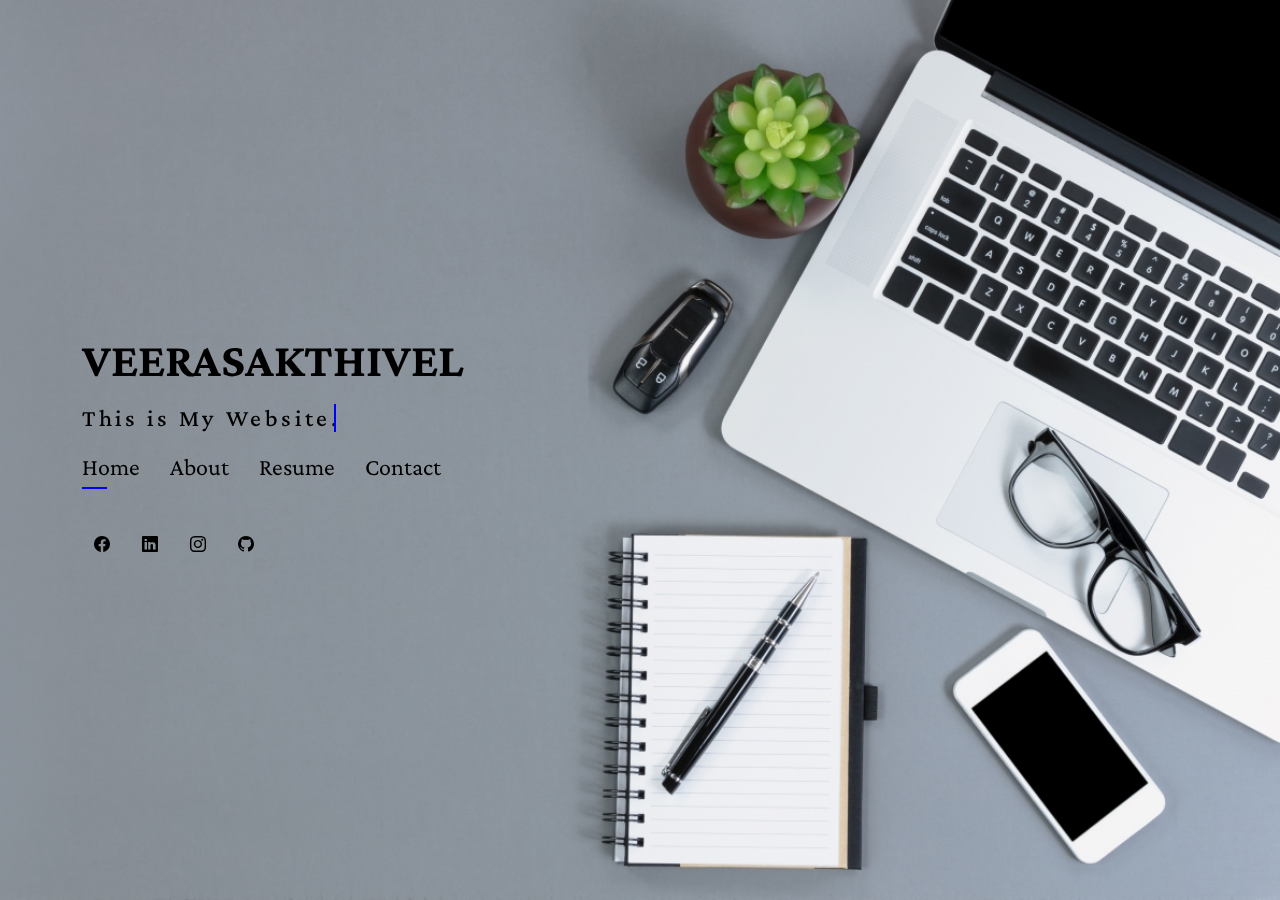
<file: index.html>
<!DOCTYPE html>
<html lang="en">

<head>
  <meta charset="utf-8">
  <meta content="width=device-width, initial-scale=1.0" name="viewport">

  <title>Sakthi's-Web Page</title>
  <meta content="" name="description">
  <meta content="" name="keywords">

  <!-- Favicons -->
  <link href="assets/img/logo-1.webp" rel="icon">

  <!-- Google Fonts -->
  <link href="https://fonts.googleapis.com/css2?family=Crimson+Pro&family=Literata" rel="stylesheet">

  <!-- Vendor CSS Files -->
  <link href="assets/vendor/bootstrap/css/bootstrap.min.css" rel="stylesheet">
  <link href="assets/vendor/bootstrap-icons/bootstrap-icons.css" rel="stylesheet">
  <link href="assets/vendor/boxicons/css/boxicons.min.css" rel="stylesheet">
  <link href="assets/vendor/glightbox/css/glightbox.min.css" rel="stylesheet">
  <link href="assets/vendor/remixicon/remixicon.css" rel="stylesheet">
  <link href="assets/vendor/swiper/swiper-bundle.min.css" rel="stylesheet">

  <!-- Template Main CSS File -->
  <link href="assets/css/style.css" rel="stylesheet">
</head>

<body>

  <!-- ======= Header ======= -->
  <header id="header">
    <div class="container">

      <h1><a href="index.html">VEERASAKTHIVEL</a></h1>
      <!-- Uncomment below if you prefer to use an image logo -->
      <!-- <a href="index.html" class="mr-auto"><img src="assets/img/logo.png" alt="" class="img-fluid"></a> -->
      <div class="typing">
        <h2 class="h2" style="color: black;">This is My Website......</h2>
      </div>
      <nav id="navbar" class="navbar">
        <ul>
          <li><a class="nav-link active" href="#header">Home</a></li>
          <li><a class="nav-link" href="#about">About</a></li>
          <li><a class="nav-link" href="#resume">Resume</a></li>
          <li><a class="nav-link" href="#contact">Contact</a></li>
        </ul>
        <i class="bi bi-list mobile-nav-toggle"></i>
      </nav><!-- .navbar -->

      <div class="social-links">

        <a href="https://www.facebook.com/sakthivel.teddy" class="facebook"><i class="bi bi-facebook"></i></a>
        <a href="https://www.linkedin.com/in/veerasakthivel-s-80b3921bb" class="linkedin"><i
            class="bi bi-linkedin"></i></a>
        <a href="https://www.instagram.com/_devil_life_teddy/" class="instagram"><i class="bi bi-instagram"></i></a>
        <a href="https://github.com/sakthi2102" class="github"><i class="bi bi-github"></i></a>
      </div>

    </div>
  </header><!-- End Header -->

  <!-- ======= About Section ======= -->
  <section id="about" class="about">

    <!-- ======= About Me ======= -->
    <div class="about-me container">

      <div class="section-title">
        <h2>About</h2>
        <p>Learn more about me</p>
      </div>

      <div class="row">
        <div class="col-lg-4" data-aos="fade-right">
          <img src="assets/img/img.webp" class="img-fluid" alt="">
        </div>
        <div class="col-lg-8 pt-4 pt-lg-0 content" data-aos="fade-left">
          <h3>WEB &amp; APP Developer </h3>
          <h2>Backend Developer | Spring Boot, Mobile App Development, Flutter | R&D Enthusiast</h2>
          <h5>I specialize in backend development with Spring Boot and have a strong background in mobile app
            development
            with Android Java. Now, I am expanding my skill set by learning Flutter to build cross-platform
            applications. My areas of expertise include API integration and enhancing performance across backend and
            mobile systems. Driven by a passion for R&D, I continuously seek innovative approaches to optimize
            functionality and efficiency.</h5>
          <div class="row">
            <div class="col-lg-6">
              <ul>
                <li><i class="bi bi-chevron-right"></i> Name : <span style="padding-left: 10px;"> VEERASAKTHIVEL
                    S</span></li>
                <li><i class="bi bi-chevron-right"></i> D.O.B : <span style="padding-left: 10px;"> 21 April 2003</span>
                </li>
                <li><i class="bi bi-chevron-right"></i> Website : <span style="padding-left: 10px;"> <a
                      href="http://sakthi2102.github.io/">http://sakthi2102.github.io/</a></span></li>
                <li><i class="bi bi-chevron-right"></i> Phone : <span style="padding-left: 10px;"> +91 9786193013</span>
                </li>
                <li><i class="bi bi-chevron-right"></i> City : <span style="padding-left: 10px;"> Sivakasi,TN</span>
                </li>
              </ul>
            </div>
            <div class="col-lg-6">
              <ul>
                <li><i class="bi bi-chevron-right"></i> Age : <span id="age" style="padding-left: 10px;"></span></li>
                <li><i class="bi bi-chevron-right"></i> Degree : <span style="padding-left: 10px;">B.Tech-IT</span></li>
                <li><i class="bi bi-chevron-right"></i> Email : <span style="padding-left: 10px;">
                    veerasakthivel130@gmail.com</span></li>
                <li><i class="bi bi-chevron-right"></i> Work : <span style="padding-left: 10px;">
                    Jr. Software Developer</span></li>
              </ul>
            </div>
          </div>
        </div>
      </div>

    </div><br /><br /><!-- End About Me -->

    <!-- ======= Skills  ======= -->
    <div class="skills container">

      <div class="section-title">
        <h2>Skills</h2>
      </div>

      <div class="row skills-content">

        <div class="col-lg-6">

          <div class="progress">
            <span class="skill">Android App Development<i class="val">70%</i></span>
            <div class="progress-bar-wrap">
              <div class="progress-bar" role="progressbar" aria-valuenow="70" aria-valuemin="0" aria-valuemax="100">
              </div>
            </div>
          </div>


          <div class="progress">
            <span class="skill">Java <i class="val">60%</i></span>
            <div class="progress-bar-wrap">
              <div class="progress-bar" role="progressbar" aria-valuenow="60" aria-valuemin="0" aria-valuemax="100">
              </div>
            </div>
          </div>

          <div class="progress">
            <span class="skill">SpringBoot<i class="val">60%</i></span>
            <div class="progress-bar-wrap">
              <div class="progress-bar" role="progressbar" aria-valuenow="60" aria-valuemin="0" aria-valuemax="100">
              </div>
            </div>
          </div>

          <div class="progress">
            <span class="skill">MySql <i class="val">60%</i></span>
            <div class="progress-bar-wrap">
              <div class="progress-bar" role="progressbar" aria-valuenow="60" aria-valuemin="0" aria-valuemax="100">
              </div>
            </div>
          </div>
        </div>

        <div class="col-lg-6">

          <div class="progress">
            <span class="skill">HTML <i class="val">70%</i></span>
            <div class="progress-bar-wrap">
              <div class="progress-bar" role="progressbar" aria-valuenow="70" aria-valuemin="0" aria-valuemax="100">
              </div>
            </div>
          </div>

          <div class="progress">
            <span class="skill">CSS <i class="val">70%</i></span>
            <div class="progress-bar-wrap">
              <div class="progress-bar" role="progressbar" aria-valuenow="70" aria-valuemin="0" aria-valuemax="100">
              </div>
            </div>
          </div>

          <div class="progress">
            <span class="skill">JavaScript <i class="val">60%</i></span>
            <div class="progress-bar-wrap">
              <div class="progress-bar" role="progressbar" aria-valuenow="60" aria-valuemin="0" aria-valuemax="100">
              </div>
            </div>
          </div>

        </div>

      </div>

    </div><br /><br />
    <!-- End Skills -->

    <!-- Project -->

    <div class="interests container">

      <div class="section-title">
        <h2>Projects</h2>
      </div>

      <div class="row">
        <div class="col-lg-3 col-md-4 mt-4">
          <div class="icon-box">
            <i class="ri-file-list-3-line" style="color: springgreen;"></i>
            <a href="http://bit.ly/41zp84h">Track My Route - Android App</a>
          </div>
        </div>

        <div class="col-lg-3 col-md-4 mt-4">
          <div class="icon-box">
            <i class="ri-file-list-3-line" style="color: springgreen;"></i>
            <a href="#">College Bus Tracker - Android App</a>
          </div>
        </div>
      </div>
      <br />
      <br />

      <!-- End-Project -->

      <!-- ======= Mini-Project ======= -->

      <div class="section-title">
        <h2>Mini - Projects</h2>
      </div>

      <div class="row">
        <div class="col-lg-3 col-md-4 mt-4">
          <div class="icon-box">
            <i class="ri-file-list-3-line" style="color: springgreen;"></i>
            <a href="https://github.com/spideyhat/Java_Swing/tree/main/quiz">Java_Swing - Quiz</a>
          </div>
        </div>

        <div class="col-lg-3 col-md-4 mt-4">
          <div class="icon-box">
            <i class="ri-file-list-3-line" style="color: springgreen;"></i>
            <a href="https://github.com/sakthi2102/Java_Swing/tree/main/Encoding_Decoding">Java_Swing -
              Encoding_Decoding</a>
          </div>
        </div>

        <div class="col-lg-3 col-md-4 mt-4">
          <div class="icon-box">
            <i class="ri-file-list-3-line" style="color: springgreen;"></i>
            <a href="https://github.com/sakthi2102/web_development/tree/main/SIMPLE_CALCULATOR">Web_Development -
              Simple_Calculator</a>
          </div>
        </div>
        <div class="col-lg-3 col-md-4 mt-4">
          <div class="icon-box">
            <i class="ri-file-list-3-line" style="color: springgreen;"></i>
            <a href="calculator-app/calculator.html">Web_Development - Simple_Calculator - Demo</a>
          </div>
        </div>
        <div class="col-lg-3 col-md-4 mt-4">
          <div class="icon-box">
            <i class="ri-file-list-3-line" style="color: springgreen;"></i>
            <a href="kirset/index.html">Template for Conference</a>
          </div>
        </div>
      </div>
      <br />
      <br />


      <!-- End Mini - Project -->

      <!-- Interests -->
      <div class="section-title">
        <h2>Interests</h2>
      </div>
      <div class="row">
        <div class="col-lg-3 col-md-4 mt-4">
          <div class="icon-box">
            <i class="ri-bar-chart-box-line" style="color: #5578ff;"></i>
            <h3>Android App Development</h3>
          </div>
        </div>
        <div class="col-lg-3 col-md-4 mt-4">
          <div class="icon-box">
            <i class="ri-calendar-todo-line" style="color: #e80368;"></i>
            <h3>Front End Development</h3>
          </div>
        </div>
        <div class="col-lg-3 col-md-4 mt-4">
          <div class="icon-box">
            <i class="ri-file-list-3-line" style="color: #11dbcf;"></i>
            <h3>Internet of Things</h3>
          </div>
        </div>
      </div><br /><br />
      <!-- End Interests -->

  </section>
  <!-- End About Section -->

  <!-- ======= Resume Section ======= -->
  <section id="resume" class="resume">
    <div class="container">

      <div class="section-title">
        <h2>Resume</h2>
        <p>Check My Resume</p>
      </div>

      <div class="row">
        <div class="col-lg-6">
          <h3 class="resume-title">Education</h3>
          <div class="resume-item">
            <h4>Schooling - ( Higher Secondary)</h4>
            <h5>2018 - 2020</h5>
            <p>K.M.K.A.Matricuation.Higher.Secondary.School,Thiruthangal-626130.</p>
          </div>
          <div class="resume-item">
            <h4>B-Tech - Information Technology.</h4>
            <h5>2020 - 2024</h5>
            <p>kamaraj college of engineering and technology,Virudhunagar -626001</p>
          </div>
          <h3 class="resume-title">Passion</h3>
          <div class="resume-item">
            <h4>Flutter</h4>
            <h5>Present</h5>
          </div>
          <div class="resume-item">
            <h4>SpringBoot</h4>
            <h5>Present</h5>
          </div>
          <div class="resume-item">
            <h4>Android App Development</h4>
            <h5>Learned</h5>
          </div>
          <div class="resume-item">
            <h4>Front End Development</h4>
            <h5>Learned</h5>
          </div>

        </div>
        <div class="col-lg-6">
          <h3 class="resume-title">Experience</h3>
          <div class="resume-item">
            <h4>Priga Solutions</h4>
            <h5>February 2023 - September 2023 (8 months)p</h5>
            <p>Android Mobile Application Developer</p>
          </div>
          <div class="resume-item">
            <h4>Xmplar Management Solutions Pvt. Ltd.</h4>
            <h5>June 2024 - Present (4 months)</h5>
            <p>Jr. Software Engineer (Full-time)</p>
            <div class="resume-item">
              <h5>September 2023 - May 2024 (9 months)</h5>
              <p>Jr. Java Developer (Internship)</p>
            </div>
          </div>

          <h3 class="resume-title">Resume-Download</h3>
          <div class="resume-item">
            <h4>Resume</h4>
            <a id="resumeDownload" href="VEERASAKTHIVEL - 20UIT033.pdf" download="Resume">Download</a>
          </div>
        </div>

      </div>
  </section><!-- End Resume Section -->

  <!-- ======= Contact Section ======= -->
  <section id="contact" class="contact">
    <div class="container">

      <div class="section-title">
        <h2>Contact</h2>
        <p>Contact Me</p>
      </div>

      <div class="row mt-2">

        <div class="col-md-6 d-flex align-items-stretch">
          <div class="info-box">
            <i class="bx bx-map"></i>
            <h3>My Address</h3>
            <p>404,Alamarathupatti Road ,Thiruthangal-virudhunagar/Dt</p>
          </div>
        </div>

        <div class="col-md-6 mt-4 mt-md-0 d-flex align-items-stretch">
          <div class="info-box">
            <i class="bx bx-share-alt"></i>
            <h3>Social Profiles</h3>
            <div class="social-links">
              <a href="https://www.facebook.com/sakthivel.teddy" class="facebook"><i class="bi bi-facebook"></i></a>
              <a href="https://www.linkedin.com/public-profile/settings" class="linkedin"><i
                  class="bi bi-linkedin"></i></a>
              <a href="https://www.instagram.com/_devil_life_teddy/" class="instagram"><i
                  class="bi bi-instagram"></i></a>
              <a href="https://github.com/sakthi2102" class="github"><i class="bi bi-github"></i></a>
            </div>
          </div>
        </div>

        <div class="col-md-6 mt-4 d-flex align-items-stretch">
          <div class="info-box">
            <i class="bx bx-envelope"></i>
            <h3>Email Me</h3>
            <a href="mailto:veerasakthivel130@gmail.com">veerasakthi130@gmail.com</a>
          </div>
        </div>
        <div class="col-md-6 mt-4 d-flex align-items-stretch">
          <div class="info-box">
            <i class="bx bx-phone-call"></i>
            <h3>Call Me</h3>
            <p>+91 9786193013</p>
          </div>
        </div>
      </div>
    </div>
  </section><!-- End Contact Section -->

  <!-- Vendor JS Files -->
  <script src="assets/vendor/purecounter/purecounter_vanilla.js"></script>
  <script src="assets/vendor/bootstrap/js/bootstrap.bundle.min.js"></script>
  <script src="assets/vendor/glightbox/js/glightbox.min.js"></script>
  <script src="assets/vendor/isotope-layout/isotope.pkgd.min.js"></script>
  <script src="assets/vendor/swiper/swiper-bundle.min.js"></script>
  <script src="assets/vendor/waypoints/noframework.waypoints.js"></script>
  <script src="assets/vendor/php-email-form/validate.js"></script>

  <!-- Template Main JS File -->
  <script src="assets/js/main.js"></script>
  <script>
    const dob = '2003-04-21';
    document.getElementById('age').textContent = calculateAge(dob);

    function calculateAge(dob) {
      const today = new Date();
      const birthDate = new Date(dob);
      let age = today.getFullYear() - birthDate.getFullYear();
      const monthDiff = today.getMonth() - birthDate.getMonth();
      if (monthDiff < 0 || (monthDiff === 0 && today.getDate() < birthDate.getDate())) {
        age--;
      }
      return age;
    }


  </script>
</body>

</html>
</file>
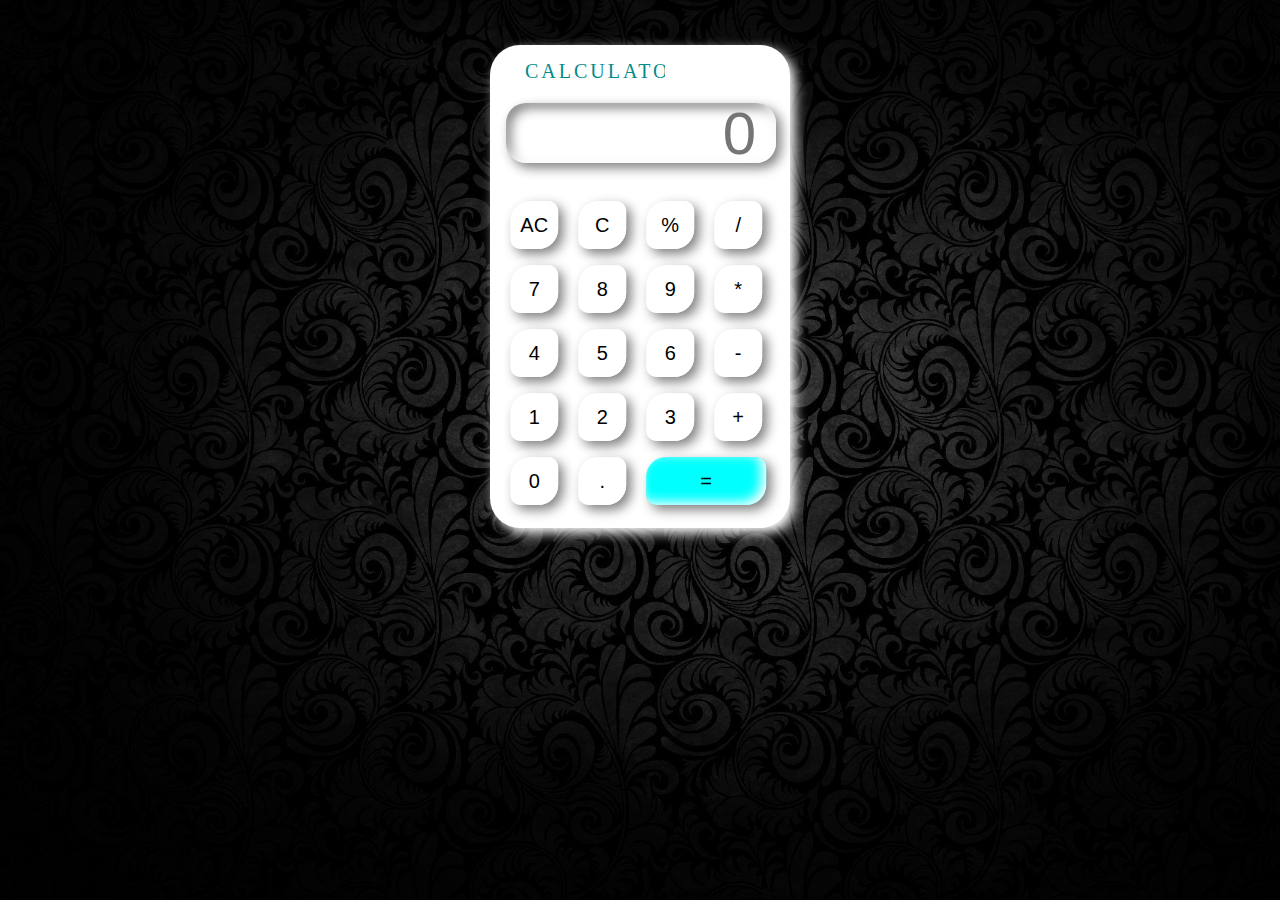
<file: calculator-app/calculator.html>
<!DOCTYPE html>
<html>
<head>
	<title>
		Calculator
	</title>
	<meta name="viewport" content="width=device-width,initial-scale=1.0">
	<link rel="stylesheet" href="cal.css">
	<style type="text/css">
		
	</style>
</head>
<body>
	<div id="body">
		<div id="top">
			<div id="con">
				<div id="p">CALCULATOR</div>
			</div>
			<input  type="text"  id="numfield" placeholder="0" >
			<button style="font-size:  20px;" id="bu1" onclick="allclear()">AC</button>
			<button style="font-size:  20px;" id="bu2" onclick="clr()">C</button>
			<button style="font-size:  20px;" id="bu3" onclick="bu('%')">%</button>
			<button style="font-size:  20px;" id="bu4" onclick="bu('/')">/</button>
			<button style="font-size:  20px;" id="bu5" onclick="bu('7')">7</button>
			<button style="font-size:  20px;" id="bu6" onclick="bu('8')">8</button>
			<button style="font-size:  20px;" id="bu7" onclick="bu('9')">9</button>
			<button style="font-size:  20px;" id="bu8" onclick="bu('*')">*</button>
			<button style="font-size:  20px;" id="bu9" onclick="bu('4')">4</button>
			<button style="font-size:  20px;" id="bu10" onclick="bu('5')">5</button>
			<button style="font-size:  20px;" id="bu11" onclick="bu('6')">6</button>
			<button style="font-size:  20px;" id="bu12" onclick="bu('-')">-</button>
			<button style="font-size:  20px;" id="bu13" onclick="bu('1')">1</button>
			<button style="font-size:  20px;" id="bu14" onclick="bu('2')">2</button>
			<button style="font-size:  20px;" id="bu15" onclick="bu('3')">3</button>
			<button style="font-size:  20px;" id="bu16" onclick="bu('+')">+</button>
			<button style="font-size:  20px;" id="bu17" onclick="bu('0')">0</button>
			<button style="font-size:  20px;" id="bu18" onclick="bu('.')">.</button>
			<button style="font-size:  20px;" id="bu20" onclick="equal()">=</button>
		</div>
	</div>
	<script >
		let output=document.getElementById("numfield");

		function bu(num) {
			output.value += num;
		}
		function equal()
		{
			try
			{
				output.value=eval(output.value);
			}
			catch(err)
			{
				alert("Invalid-Operation");
				output.value="";
			}
		}
		function allclear() 
		{
			output.value="";
		}
		function clr() 
		{
			output.value=output.value.slice(0,-1);		
		}
	</script>
</body>
</html>
</file>
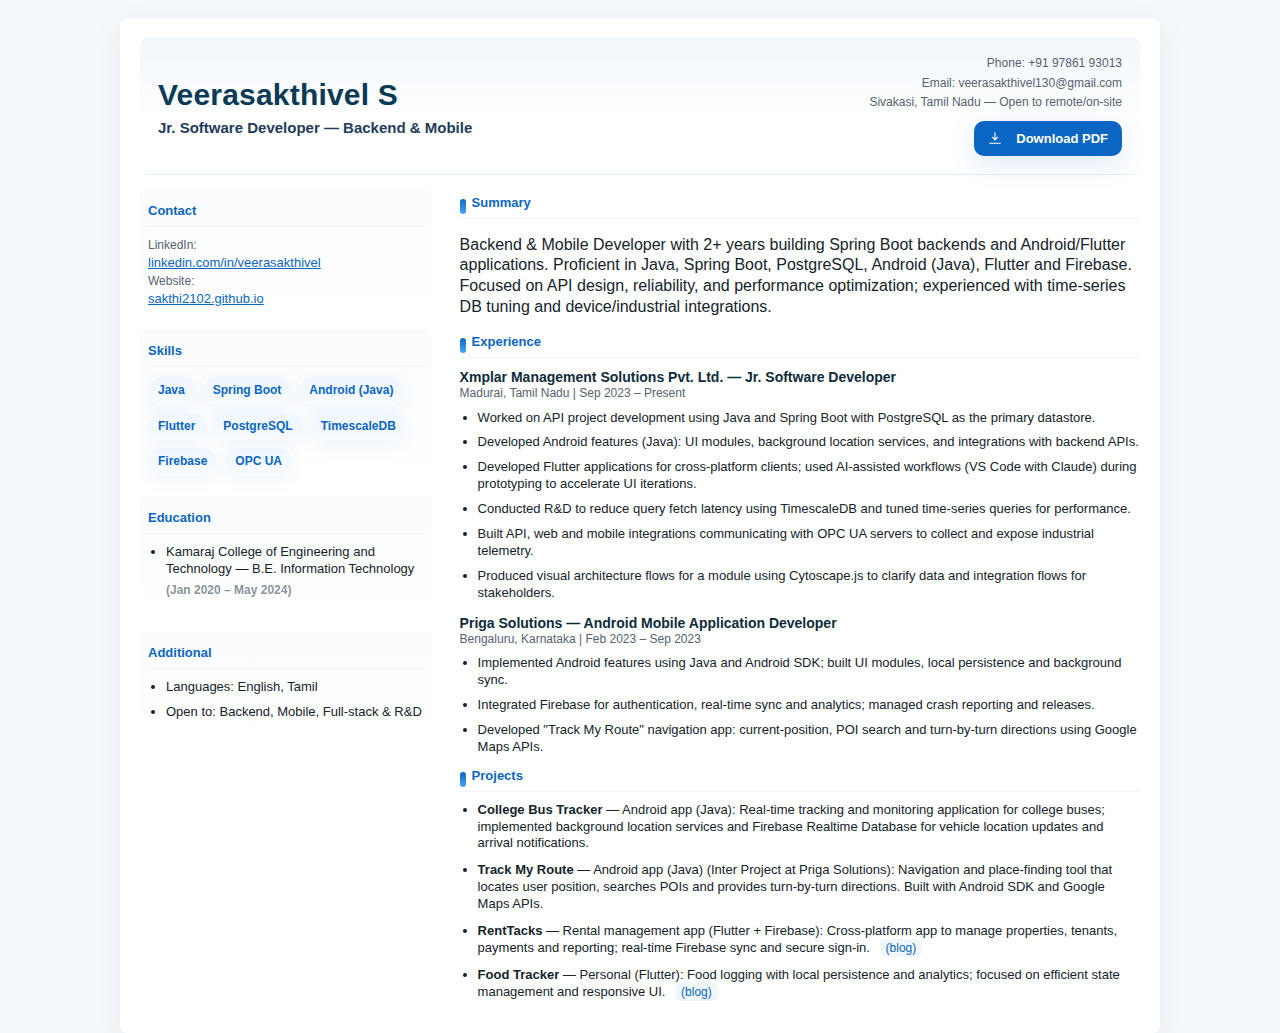
<file: resume/resume_index.html>
<!doctype html>
<html lang="en">

<head>
    <meta charset="utf-8" />
    <meta name="viewport" content="width=device-width,initial-scale=1" />
    <title>Veerasakthivel S — Resume</title>
    <link rel="stylesheet" href="resume.css" />
</head>

<body>
    <div class="container">
        <header class="header">
            <div>
                <div class="name">Veerasakthivel S</div>
                <div class="title">Jr. Software Developer — Backend & Mobile</div>
            </div>
            <div style="display:flex;flex-direction:column;align-items:flex-end;gap:6px;">
                <div class="contact">
                    <div>Phone: +91 97861 93013</div>
                    <div>Email: veerasakthivel130@gmail.com</div>
                    <div class="muted">Sivakasi, Tamil Nadu — Open to remote/on-site</div>
                </div>
                <div>
                    <button id="downloadPdf" class="download-btn" aria-label="Download resume as PDF">
                        <!-- simple download icon + label -->
                        <svg width="14" height="14" viewBox="0 0 24 24" fill="none" xmlns="http://www.w3.org/2000/svg"
                            style="vertical-align:middle;margin-right:6px;">
                            <path d="M12 3v12" stroke="#fff" stroke-width="2" stroke-linecap="round"
                                stroke-linejoin="round"></path>
                            <path d="M8 11l4 4 4-4" stroke="#fff" stroke-width="2" stroke-linecap="round"
                                stroke-linejoin="round"></path>
                            <path d="M21 21H3" stroke="#fff" stroke-width="2" stroke-linecap="round"
                                stroke-linejoin="round"></path>
                        </svg>
                        Download PDF
                    </button>
                </div>
            </div>
        </header>

        <div class="layout">
            <!-- download button moved to header for professional placement -->
            <aside class="left">
                <div class="card sidebar-section">
                    <h2 class="section">Contact</h2>
                    <div class="sidebar-contact">
                        <div class="muted">LinkedIn:</div>
                        <div><a href="https://www.linkedin.com/in/veerasakthivel">linkedin.com/in/veerasakthivel</a>
                        </div>
                        <div class="muted">Website:</div>
                        <div><a href="https://sakthi2102.github.io">sakthi2102.github.io</a></div>
                    </div>
                </div>

                <div class="card sidebar-section">
                    <h2 class="section">Skills</h2>
                    <div class="skills">
                        <span class="skill-pill">Java</span>
                        <span class="skill-pill">Spring Boot</span>
                        <span class="skill-pill">Android (Java)</span>
                        <span class="skill-pill">Flutter</span>
                        <span class="skill-pill">PostgreSQL</span>
                        <span class="skill-pill">TimescaleDB</span>
                        <span class="skill-pill">Firebase</span>
                        <span class="skill-pill">OPC UA</span>
                    </div>
                </div>

                <div class="card sidebar-section">
                    <h2 class="section">Education</h2>
                    <ul>
                        <li>
                            Kamaraj College of Engineering and Technology — B.E. Information Technology
                            <div class="edu-duration muted">(Jan 2020 – May 2024)</div>
                        </li>
                    </ul>
                </div>

                <div class="card sidebar-section">
                    <h2 class="section">Additional</h2>
                    <ul>
                        <li>Languages: English, Tamil</li>
                        <li>Open to: Backend, Mobile, Full-stack &amp; R&amp;D</li>
                    </ul>
                </div>
            </aside>

            <main class="right">
                <section>
                    <h2 class="section">Summary</h2>
                    <p>Backend & Mobile Developer with 2+ years building Spring Boot backends and Android/Flutter
                        applications. Proficient in Java, Spring Boot, PostgreSQL, Android (Java), Flutter and Firebase.
                        Focused on API design, reliability, and performance optimization; experienced with time-series
                        DB tuning and device/industrial integrations.</p>
                </section>

                <section class="experience">
                    <h2 class="section">Experience</h2>

                    <div>
                        <div class="role">Xmplar Management Solutions Pvt. Ltd. — Jr. Software Developer</div>
                        <div class="company-meta">Madurai, Tamil Nadu | Sep 2023 – Present</div>
                        <ul>
                            <li>Worked on API project development using Java and Spring Boot with PostgreSQL as the
                                primary datastore.</li>
                            <li>Developed Android features (Java): UI modules, background location services, and
                                integrations with backend APIs.</li>
                            <li>Developed Flutter applications for cross-platform clients; used AI-assisted workflows
                                (VS Code with Claude) during prototyping to accelerate UI iterations.</li>
                            <li>Conducted R&amp;D to reduce query fetch latency using TimescaleDB and tuned time-series
                                queries for performance.</li>
                            <li>Built API, web and mobile integrations communicating with OPC UA servers to collect and
                                expose industrial telemetry.</li>
                            <li>Produced visual architecture flows for a module using Cytoscape.js to clarify data and
                                integration flows for stakeholders.</li>
                        </ul>
                    </div>

                    <div>
                        <div class="role">Priga Solutions — Android Mobile Application Developer</div>
                        <div class="company-meta">Bengaluru, Karnataka | Feb 2023 – Sep 2023</div>
                        <ul>
                            <li>Implemented Android features using Java and Android SDK; built UI modules, local
                                persistence and background sync.</li>
                            <li>Integrated Firebase for authentication, real-time sync and analytics; managed crash
                                reporting and releases.</li>
                            <li>Developed "Track My Route" navigation app: current-position, POI search and turn-by-turn
                                directions using Google Maps APIs.</li>
                        </ul>
                    </div>
                </section>

                <section>
                    <h2 class="section">Projects</h2>
                    <ul class="projects">
                        <li><strong>College Bus Tracker</strong> — Android app (Java): Real-time tracking and monitoring
                            application for college buses; implemented background location services and Firebase
                            Realtime Database for vehicle location updates and arrival notifications.</li>
                        <li><strong>Track My Route</strong> — Android app (Java) (Inter Project at Priga Solutions):
                            Navigation and place-finding tool that locates user position, searches POIs and provides
                            turn-by-turn directions. Built with Android SDK and Google Maps APIs.</li>
                        <li><strong>RentTacks</strong> — Rental management app (Flutter + Firebase): Cross-platform app
                            to manage properties, tenants, payments and reporting; real-time Firebase sync and secure
                            sign-in. <a class="project-blog" href="https://link.medium.com/vqkaOHPfSQb" target="_blank"
                                rel="noopener">(blog)</a></li>
                        <li><strong>Food Tracker</strong> — Personal (Flutter): Food logging with local persistence and
                            analytics; focused on efficient state management and responsive UI. <a class="project-blog"
                                href="https://link.medium.com/KODztDUh9Mb" target="_blank" rel="noopener">(blog)</a>
                        </li>
                    </ul>
                </section>
            </main>
        </div>

    </div>
    <script>
        // Primary path: one-click html2pdf generation (no print dialog) for recruiters. High-resolution capture.
        // Also: scale the UI so the resume always appears as a single A4 page on screen and in the PDF.
        (function () {
            // Note: using window.print() as primary flow so the browser's print dialog
            // is used (vector/consistent output). html2pdf (raster) removed from primary flow.

            // Utility: convert mm to px using 96dpi base
            function mmToPx(mm) { return mm * (96 / 25.4); }

            // NOTE: Removed on-screen fit-to-A4 scaling so the UI stays a normal single-page
            // responsive layout. PDF-time A4 sizing will still be applied during capture only.

            document.getElementById('downloadPdf').addEventListener('click', function (e) {
                e.preventDefault();
                const btn = e.currentTarget;
                const container = document.querySelector('.container');
                if (!container) return alert('Resume content not found');

                // Disable button and hide it for print so it doesn't appear in the printed output
                btn.disabled = true;
                const originalHtml = btn.innerHTML;
                btn.style.display = 'none';

                // Ensure white background so printed output matches the desktop appearance.
                const originalBodyBg = document.body.style.background;
                document.body.style.background = '#ffffff';

                // Use onbeforeprint/onafterprint where available to restore UI state after print.
                function restore() {
                    try { document.body.style.background = originalBodyBg || ''; } catch (e) { }
                    try { btn.style.display = ''; btn.disabled = false; btn.innerHTML = originalHtml; } catch (e) { }
                    // cleanup handlers
                    try { window.removeEventListener('afterprint', restore); window.removeEventListener('keyup', keyHandler); } catch (e) { }
                }

                // Some browsers support afterprint event
                window.addEventListener('afterprint', restore);

                // Fallback: restore if user presses Esc or after 3 seconds
                function keyHandler(ev) { if (ev.key === 'Escape') restore(); }
                window.addEventListener('keyup', keyHandler);
                setTimeout(restore, 3000);

                // Trigger the print dialog (vector, consistent output). This will show the
                // browser print dialog - it cannot be bypassed from JS for security reasons.
                window.print();
            });
        })();
    </script>
</body>

</html>
</file>
<file: calculator-app/cal.css>
*
{
	margin: 0;
	padding: 0;
	box-sizing: border-box;
	outline: none;
}
#body
{
	background-image:url("image.jfif");
	height: 100vh;
	background-repeat: no-repeat;
	background-size: cover;
}
#con
{
	width: 160px;
}
#p
{
	color: darkcyan;
	margin-left: 20px;
	text-align: center;
	font-size: 20px;
	letter-spacing: .15em;
	overflow: hidden;
	animation: typing1 3s  forwards infinite;
}
@keyframes typing1
{
	from { width: 0 }
    to { width:100% }
}
#top
{
	width: 300px;
	margin: auto;
	top: 5%;
	position: relative;
	background-color: white;
	padding: 15px;
	border-radius: 30px;
	box-shadow: 5px 5px 12px white;
	display: grid;
	grid-template-columns: repeat(4,68px);
}
#numfield
{
	color: darkcyan;
	grid-column: span 4;
	box-shadow: inset -5px -5px 12px white,
				inset 5px 5px 12px grey,
					  5px 5px 12px grey;
	border-radius: 20px;
	height: 60px;
	width: 270px;
	border: none;
	margin: auto;
	margin-top: 20px;
	margin-bottom: 30px;
	font-size: 60px;
	text-align: end;
	padding: 20px;
}
button
{
	height: 48px;
	width: 48px;
	background-color: white;
	color: black;
	box-shadow: inset -5px -3px 12px white,
					 5px 5px 12px grey;
	border: none;
	border-radius: 20px 10px 20px 10px;
	margin: 8px;
	transition: background-color 2.2s;
    transition-duration: 3s;
    transition: 1.5s;
    transform: translateX(calc(-0.1em * 3 + 0.08em * 2));
    transition: 0.3s;
}
button:hover
{
    background-color: cyan;
    letter-spacing: 5px;
    transform: translateX(0.15em);
}

#bu20
{
	background-color: cyan;
	width: 120px;
}
</file>
<file: resume/resume.css>
/* Two-column professional, responsive, print-friendly resume CSS */
:root {
  --bg: #f5f8fb;
  --card: #ffffff;
  --accent: #0b66c3;
  --accent-2: #4aa3ff;
  --muted: #566270;
  --text: #15232b;
  --radius: 8px;
}

@page {
  margin: 16mm;
}
html,
body {
  height: 100%;
}
body {
  font-family: Inter, "Segoe UI", Roboto, Arial, sans-serif;
  color: var(--text);
  line-height: 1.3;
  background: var(--bg);
  -webkit-font-smoothing: antialiased;
  -moz-osx-font-smoothing: grayscale;
}
.container {
  max-width: 1000px;
  margin: 18px auto;
}

/* Header */
.header {
  display: flex;
  align-items: center;
  justify-content: space-between;
  gap: 16px;
  padding: 18px;
  background: linear-gradient(
    180deg,
    rgba(11, 102, 195, 0.06),
    transparent 60%
  );
  border-radius: var(--radius);
}
.header .left-head {
  display: flex;
  flex-direction: column;
}
.name {
  font-size: clamp(20px, 3.2vw, 30px);
  font-weight: 800;
  color: var(--accent);
  letter-spacing: 0.2px;
}
.title {
  font-size: clamp(12px, 1.6vw, 15px);
  color: #1f3b5a;
  margin-top: 4px;
  font-weight: 600;
}
.contact {
  text-align: right;
  font-size: 12px;
  color: var(--muted);
}
.contact a {
  color: var(--accent);
  text-decoration: none;
}

/* Layout: left sidebar + right main */
.layout {
  display: flex;
  gap: 28px;
  margin-top: 14px;
}
.left {
  width: 30%;
}
.right {
  width: 70%;
}

.card {
  padding: 12px;
  background: transparent;
}
h2.section {
  font-size: 13px;
  color: var(--accent);
  margin: 6px 0 10px;
  border-bottom: 1px solid rgba(10, 90, 160, 0.06);
  padding-bottom: 6px;
}
.skills {
  display: flex;
  flex-wrap: wrap;
  gap: 8px;
  font-size: 13px;
  color: var(--text);
}
.skill-pill {
  display: inline-flex;
  align-items: center;
  background: linear-gradient(180deg, #eef6ff, #f8fbff);
  color: var(--accent);
  border-radius: 999px;
  padding: 6px 10px;
  margin: 0;
  font-size: 12px;
  font-weight: 700;
  box-shadow: 0 6px 18px rgba(11, 102, 195, 0.06);
  transition: transform 0.12s ease, box-shadow 0.12s ease;
}
.skill-pill:hover {
  transform: translateY(-3px);
  box-shadow: 0 10px 26px rgba(11, 102, 195, 0.09);
}
.muted {
  color: var(--muted);
  font-size: 12px;
}
ul {
  margin: 8px 0 12px 18px;
  padding: 0;
}
li {
  margin-bottom: 8px;
  font-size: 13px;
}
.experience .role {
  font-weight: 700;
  font-size: 14px;
  margin-top: 8px;
  color: #0f2b3a;
}
.company-meta {
  font-size: 12px;
  color: var(--muted);
  margin-bottom: 6px;
}
.projects li {
  margin-bottom: 10px;
}

/* Sidebar specifics */
.sidebar-contact {
  font-size: 13px;
  line-height: 1.45;
}
.sidebar-section {
  margin-bottom: 12px;
  padding: 8px;
  background: linear-gradient(180deg, rgba(10, 80, 140, 0.02), transparent);
  border-radius: 6px;
}

  /* Education duration styling: small bracketed text on next line, lighter than college */
  .edu-duration { display: block; font-size: 12px; color: rgba(86,98,112,0.7); margin-top: 6px; font-weight: 600; }
  .edu-duration::before { margin-right: 0; color: rgba(86,98,112,0.7); }
  .edu-duration::after {  margin-left: 0; color: rgba(86,98,112,0.7); }

  /* Project blog link tiny pill */
  .project-blog { font-size: 12px; color: var(--accent); text-decoration: none; background: rgba(11, 102, 195, 0.06); padding: 2px 6px; border-radius: 6px; margin-left: 6px; }
  .project-blog:hover { background: rgba(11, 102, 195, 0.12); }

/* Download button */
.download-btn {
  display: inline-flex;
  align-items: center;
  gap: 8px;
  background: var(--accent);
  color: #fff;
  padding: 10px 14px;
  border-radius: 10px;
  text-decoration: none;
  font-size: 13px;
  font-weight: 700;
  box-shadow: 0 8px 28px rgba(11, 102, 195, 0.14);
  border: none;
  cursor: pointer;
}
.download-btn:active {
  transform: translateY(1px);
}

/* Accent line beside section headers in right column */
.right h2.section {
  position: relative;
  padding-left: 12px;
}
.right h2.section:before {
  content: "";
  position: absolute;
  left: 0;
  top: 4px;
  height: calc(100% - 8px);
  width: 6px;
  background: linear-gradient(180deg, var(--accent), var(--accent-2));
  border-radius: 3px;
}

/* Make links subtle but visible */
a {
  color: var(--accent);
}

/* Responsive: tablet -> mobile */
@media (max-width: 920px) {
  .container {
    padding: 12px;
  }
  .layout {
    gap: 18px;
  }
  .left {
    width: 34%;
  }
  .right {
    width: 66%;
  }
  .header {
    flex-wrap: wrap;
    align-items: flex-start;
  }
  .contact {
    text-align: left;
  }
}

@media (max-width: 720px) {
  .layout {
    flex-direction: column;
  }
  .left,
  .right {
    width: 100%;
  }
  .header {
    text-align: left;
  }
  .header .contact {
    order: 3;
    width: 100%;
    margin-top: 8px;
  }
  .header .left-head {
    order: 1;
  }
  .download-btn {
    width: 100%;
    justify-content: center;
  }
  .skill-pill {
    font-size: 12px;
    padding: 6px 8px;
  }
}

/* Force single-page print behavior and avoid splitting important blocks */
@media print {
  @page {
    size: A4;
    margin: 16mm;
  }
  html,
  body {
    width: 210mm;
    height: 297mm;
  }
  body {
    background: #fff;
  }
  .container {
    max-width: 210mm;
    box-shadow: none;
    border-radius: 0;
    padding: 0;
    margin: 0 auto;
  }
  .layout {
    display: flex;
    gap: 12px;
  }
  .left {
    width: 34%;
  }
  .right {
    width: 66%;
  }
  .experience,
  .projects,
  .card {
    page-break-inside: avoid;
    -webkit-column-break-inside: avoid;
    break-inside: avoid;
  }
  .role,
  .company-meta {
    page-break-after: avoid;
  }
  /* Hide interactive controls */
  #downloadPdf,
  .download-btn {
    display: none !important;
  }
  .skill-pill {
    background: none;
    color: var(--accent);
    box-shadow: none;
  }
  a {
    color: var(--accent);
    text-decoration: none;
  }
}

/* small visual refinements */
.container {
  background: var(--card);
  box-shadow: 0 10px 36px rgba(9, 30, 45, 0.06);
  padding: 20px;
  border-radius: var(--radius);
}
.header {
  border-bottom: 1px solid rgba(11, 102, 195, 0.06);
}
.contact div {
  margin-bottom: 4px;
}

/* subtle divider between sections on mobile */
@media (max-width: 720px) {
  .sidebar-section {
    padding: 10px;
  }
}

/* ensure good contrast for accessibility */
.name,
.role {
  color: #0b3a57;
}

/* When generating PDF, force an A4 sized rendering to ensure consistent single-page output
   and add extra bottom whitespace so PDF doesn't appear cramped. The script toggles
   the `pdf-size` class on the container before capture. */
.container.pdf-size {
  /* Fit to printable A4 content area (accounting for page margins). We subtract
     left+right page margins (16mm each) to get the content width so printing
     produces equal left/right margins. */
  width: calc(210mm - 32mm) !important; /* 178mm */
  min-height: 297mm !important;
  box-sizing: border-box !important;
  padding: 12mm !important;
  margin: 16mm auto !important;
  border-radius: 0 !important;
  background: var(--card) !important;
  /* visible white strip at the bottom to avoid cramped edge */
  padding-bottom: 28mm !important;
}

/* Keep overflow visible to allow shadows to render before capture if needed */
.container.pdf-size * {
  -webkit-print-color-adjust: exact;
  print-color-adjust: exact;
}
</file>
<file: assets/css/style.css>
/**
* Template Name: Personal - v4.9.0
* Template URL: https://bootstrapmade.com/personal-free-resume-bootstrap-template/
* Author: BootstrapMade.com
* License: https://bootstrapmade.com/license/
*/

/*--------------------------------------------------------------
# General
--------------------------------------------------------------*/
*
{
  font-family: 'Crimson Pro', serif;
  color: black;
}
body 
{
  background-color: #040404;
  color: black;
  position: relative;
  background: transparent;
}

body::before {
  content: "";
  position: fixed;
  background: #040404 url("../img/wallpaper1.jpeg") top right no-repeat;
  background-size: cover;
  left: 0;
  right: 0;
  top: 0;
  height: 100vh;
  z-index: -1;
}

@media (min-width: 1024px) {
  body::before {
    background-attachment: fixed;
  }
}
.typing
{
  top: 35%;
  bottom: 0;
  right: 0;
  left: 0%;
  position: relative;
  width: 254px;
  height: 10px;
}
.h2
{
  white-space: nowrap;
  border-right: 2px solid blue;
  color: black;
  font-size: 22px;
  letter-spacing: .15em;
  overflow: hidden;
  animation:  h2 8s steps(50, end) infinite,
        blink-caret .90s step-end infinite;
}
@keyframes h2
{
  from { width: 0 }
    to { width:100% }
}
@keyframes blink-caret 
{
    from, to { border-color: transparent }
    50% { border-color: blue; }
}
a 
{
  color: black	;
  text-decoration: none;
}

a:hover {
  color: blue;
  text-decoration: none;
}


/*--------------------------------------------------------------
# Header
--------------------------------------------------------------*/
#header {
  transition: ease-in-out 0.3s;
  position: relative;
  height: 100vh;
  display: flex;
  align-items: center;
  z-index: 997;
  overflow-y: auto;
}

#header * {
  transition: ease-in-out 0.3s;
}

#header h1 {
  font-size: 48px;
  margin: 0;
  padding: 0;
  line-height: 1;
  font-weight: 700;
  font-family: 'Crimson Pro', serif;
}

#header h1 a,
#header h1 a:hover {
  color: black;
  line-height: 1;
  display: inline-block;
}

#header h2 {
  font-size: 24px;
  margin-top: 20px;
  color: rgba(255, 255, 255, 0.8);
}

#header img {
  padding: 0;
  margin: 0;
}

#header .social-links {
  margin-top: 40px;
  display: flex;
}

#header .social-links a {
  font-size: 16px;
  display: flex;
  justify-content: center;
  align-items: center;
  background: transparent;
  color: black;
  line-height: 1;
  margin-right: 8px;
  border-radius: 50%;
  width: 40px;
  height: 40px;
}

#header .social-links a:hover {
  background: blue	;
}

@media (max-width: 992px) {
  #header h1 {
    font-size: 36px;
  }

  #header h2 {
    font-size: 20px;
    line-height: 30px;
  }

  #header .social-links {
    margin-top: 15px;
  }

  #header .container {
    display: flex;
    flex-direction: column;
    align-items: center;
  }
}

/* Header Top */
#header.header-top {
  height: 80px;
  position: fixed;
  left: 0;
  top: 0;
  right: 0;
  background: grey;
  border-radius: 20px;
  margin-top: 20px;
  box-shadow:   5px 5px 15px black;
}

#header.header-top .social-links,
#header.header-top h2 {
  display: none;
}

#header.header-top h1 {
  margin-right: auto;
  font-size: 36px;
}

#header.header-top .container {
  display: flex;
  align-items: center;
}

#header.header-top .navbar {
  margin: 0;
}

@media (max-width: 768px) {
  #header.header-top {
    height: 60px;
  }

  #header.header-top h1 {
    font-size: 26px;
  }
}

/*--------------------------------------------------------------
# Navigation Menu
--------------------------------------------------------------*/
/**
* Desktop Navigation 
*/
.navbar 
{
  padding: 0;
  margin-top: 35px;
}

.navbar ul {
  margin: 0;
  padding: 0;
  display: flex;
  list-style: none;
  align-items: center;
}

.navbar li {
  position: relative;
}

.navbar li+li {
  margin-left: 30px;
}

.navbar a,
.navbar a:focus {
  display: flex;
  align-items: center;
  justify-content: space-between;
  padding: 0;
  font-family: 'Crimson Pro', serif;
  font-size: 24px;
  font-weight: 400;
  color: black;
  black-space: nowrap;
  transition: 0.3s;
}

.navbar a i,
.navbar a:focus i {
  font-size: 12px;
  line-height: 0;
  margin-left: 5px;
}

.navbar a:before {
  content: "";
  position: absolute;
  width: 0;
  height: 2px;
  bottom: -4px;
  left: 0;
  background-color: blue	;
  visibility: hidden;
  width: 0px;
  transition: all 0.3s ease-in-out 0s;
}

.navbar a:hover:before,
.navbar li:hover>a:before,
.navbar .active:before {
  visibility: visible;
  width: 25px;
}
/**
* Mobile Navigation 
*/
.mobile-nav-toggle 
{
  color: white;
  font-size: 28px;
  cursor: pointer;
  display: none;
  line-height: 0;
  transition: 0.5s;
  position: fixed;
  right: 15px;
  top: 30px;
}

@media (max-width: 991px) {
  .mobile-nav-toggle {
    display: block;
  }

  .navbar ul {
    display: none;
  }
}

.navbar-mobile {
  position: fixed;
  overflow: hidden;
  top: 0;
  right: 0;
  left: 0;
  bottom: 0;
  background: rgba(0,0,0,0.6);
  transition: 0.3s;
  z-index: 999;
  margin-top: 0;
}

.navbar-mobile .mobile-nav-toggle {
  position: absolute;
  top: 15px;
  right: 35px;
}

.navbar-mobile ul {
  display: block;
  position: absolute;
  top: 55px;
  right: 15px;
  bottom: 45px;
  left: 15px;
  padding: 10px 0;
  overflow-y: auto;
  transition: 0.3s;
  border: 2px solid black;
  border-radius: 20px;
}

.navbar-mobile li {
  padding: 12px 20px;
}

.navbar-mobile li+li {
  margin: 0;
}

.navbar-mobile a,
.navbar-mobile a:focus {
  font-size: 16px;
  position: relative;
  color: white;
}

/*--------------------------------------------------------------
# Sections General
--------------------------------------------------------------*/
section 
{
  overflow: hidden;
  position: absolute;
  width: 100%;
  top: 140px;
  bottom: 100%;
  opacity: 0;
  transition: ease-in-out 0.4s;
  z-index: 2;
  padding-top: 40px;
}

section.section-show {
  top: 100px;
  bottom: auto;
  opacity: 1;
  padding-bottom: 45px;
}

section .container {
  background: grey;
  padding: 30px;
  border-radius: 20px;
  box-shadow: inset -5px -3px 12px black,
                     5px 5px 12px black;

}

@media (max-width: 768px) {
  section {
    top: 120px;
  }

  section.section-show {
    top: 80px;
  }
}

.section-title h2 {
  font-size: 18px;
  padding: 0;
  line-height: 1px;
  margin: 0 0 20px 0;
  letter-spacing: 2px;
  text-transform: uppercase;
  color: black;
  font-family: 'Crimson Pro', serif;
}

.section-title h2::after {
  content: "";
  width: 120px;
  height: 1px;
  display: inline-block;
  background: black;
  margin: 4px 10px;
}

.section-title p {
  margin: 0;
  margin: -15px 0 15px 0;
  font-size: 30px;
  text-transform: uppercase;
  font-family: 'Crimson Pro', serif;
  color: black;
}

/*--------------------------------------------------------------
# About
--------------------------------------------------------------*/
.about-me .content h3 {
  font-size: 40px;
  color: blue	;
}
.about-me .content h2 {
  font-size: 26px;
}

.about-me .content ul {
  list-style: none;
  padding: 0;
}

.about-me .content ul li {
  margin-bottom: 20px;
  display: flex;
  align-items: center;
  font-size: 18px;
}

.about-me .content ul strong {
  margin-right: 10px;
}

.about-me .content ul i {
  font-size: 16px;
  margin-right: 5px;
  color: blue	;
  line-height: 0;
}


/*--------------------------------------------------------------
# Skills
--------------------------------------------------------------*/
.skills .progress {
  height: 60px;
  display: block;
  background: none;
  border-radius: 0;
}

.skills .progress .skill {
  padding: 10px 0;
  margin: 0;
  text-transform: uppercase;
  display: block;
  font-family: 'Crimson Pro', serif;
  font-size: 14px;
  color: black;
}

.skills .progress .skill .val {
  float: right;
  font-style: normal;
}

.skills .progress-bar-wrap {
  background: rgba(255, 255, 255, 0.2);
}

.skills .progress-bar {
  width: 1px;
  height: 10px;
  transition: 0.9s;
  background-color: blue	;
}

/*--------------------------------------------------------------
# Interests
--------------------------------------------------------------*/
.interests .icon-box {
  display: flex;
  align-items: center;
  padding: 20px;
  background: rgba(255, 255, 255, 0.08);
  transition: ease-in-out 0.3s;
  border-radius: 20px;
}
4
.interests .icon-box i {
  font-size: 32px;
  padding-right: 10px;
  line-height: 1;
}

.interests .icon-box h3 {
  margin: 0;
  padding: 0;

  padding-left: 20px;
  line-height: 1;
  font-size: 18px;
  color: black;
}

.interests .icon-box a {
  margin: 0;
  padding: 0;
  padding-left: 20px;
  margin-top: 0px;
  line-height: 1;
  font-size: 18px;
  color: black;
}
.interests .icon-box h3:hover {
  color: blue;
}

/*--------------------------------------------------------------
# Resume
--------------------------------------------------------------*/
.resume .resume-title {
  font-size: 26px;
  margin-top: 20px;
  margin-bottom: 20px;
  color: black;
}

.resume .resume-item {
  padding: 0 0 20px 20px;
  margin-top: -2px;
  border-left: 2px solid rgba(255, 255, 255, 0.2);
  position: relative;
}

.resume .resume-item h4 {
  line-height: 18px;
  font-size: 16px;
  text-transform: uppercase;
  font-family: 'Crimson Pro', serif;
  color: blue	;
  margin-bottom: 10px;
}

.resume .resume-item h5 {
  font-size: 18px;
  background: rgba(255, 255, 255, 0.15);
  padding: 5px 15px;
  display: inline-block;
  margin-bottom: 10px;
}
.resume .resume-item p {
  font-size: 18px;
}
.resume .resume-item a {
  font-size: 18px;
  background: rgba(255, 255, 255, 0.15);
  padding: 5px 15px;
  display: inline-block;
  margin-bottom: 10px;
  color: black;
}

.resume .resume-item a:hover
{
  color: blue;
}
.resume .resume-item ul {
  padding-left: 20px;
}

.resume .resume-item ul li {
  padding-bottom: 10px;
}

.resume .resume-item:last-child {
  padding-bottom: 0;
}

.resume .resume-item::before {
  content: "";
  position: absolute;
  width: 16px;
  height: 16px;
  border-radius: 50px;
  left: -9px;
  top: 0;
  background: blue	;
  border: 2px solid blue	;
}

/*--------------------------------------------------------------
# Contact
--------------------------------------------------------------*/
.contact .info-box {
  color: #444444;
  padding: 20px;
  width: 100%;
  background: rgba(255, 255, 255, 0.08);
  border-radius: 20px;
}

.contact .info-box i.bx {
  font-size: 22px;
  color: blue	;
  border-radius: 50%;
  padding: 14px;
  float: left;
  background: rgba(255, 255, 255, 0.1);
}

.contact .info-box h3 {
  font-size: 20px;
  color: black;
  margin: 10px 0 8px 68px;
}

.contact .info-box p {
  padding: 0;
  color: black;
  line-height: 24px;
  font-size: 18px;
  margin: 0 0 0 68px;
}

.contact .info-box .social-links {
  margin: 5px 0 0 68px;
  display: flex;
}

.contact .info-box .social-links a {
  font-size: 16px;
  display: flex;
  justify-content: center;
  align-items: center;
  background: transparent;
  color: black;
  line-height: 1;
  margin-right: 8px;
  border-radius: 50%;
  width: 40px;
  height: 40px;
}

.contact .info-box .social-links a:hover 
{
  background: blue;
}

@-webkit-keyframes animate-loading {
  0% {
    transform: rotate(0deg);
  }

  100% {
    transform: rotate(360deg);
  }
}

@keyframes animate-loading {
  0% {
    transform: rotate(0deg);
  }

  100% {
    transform: rotate(360deg);
  }
}
</file>
